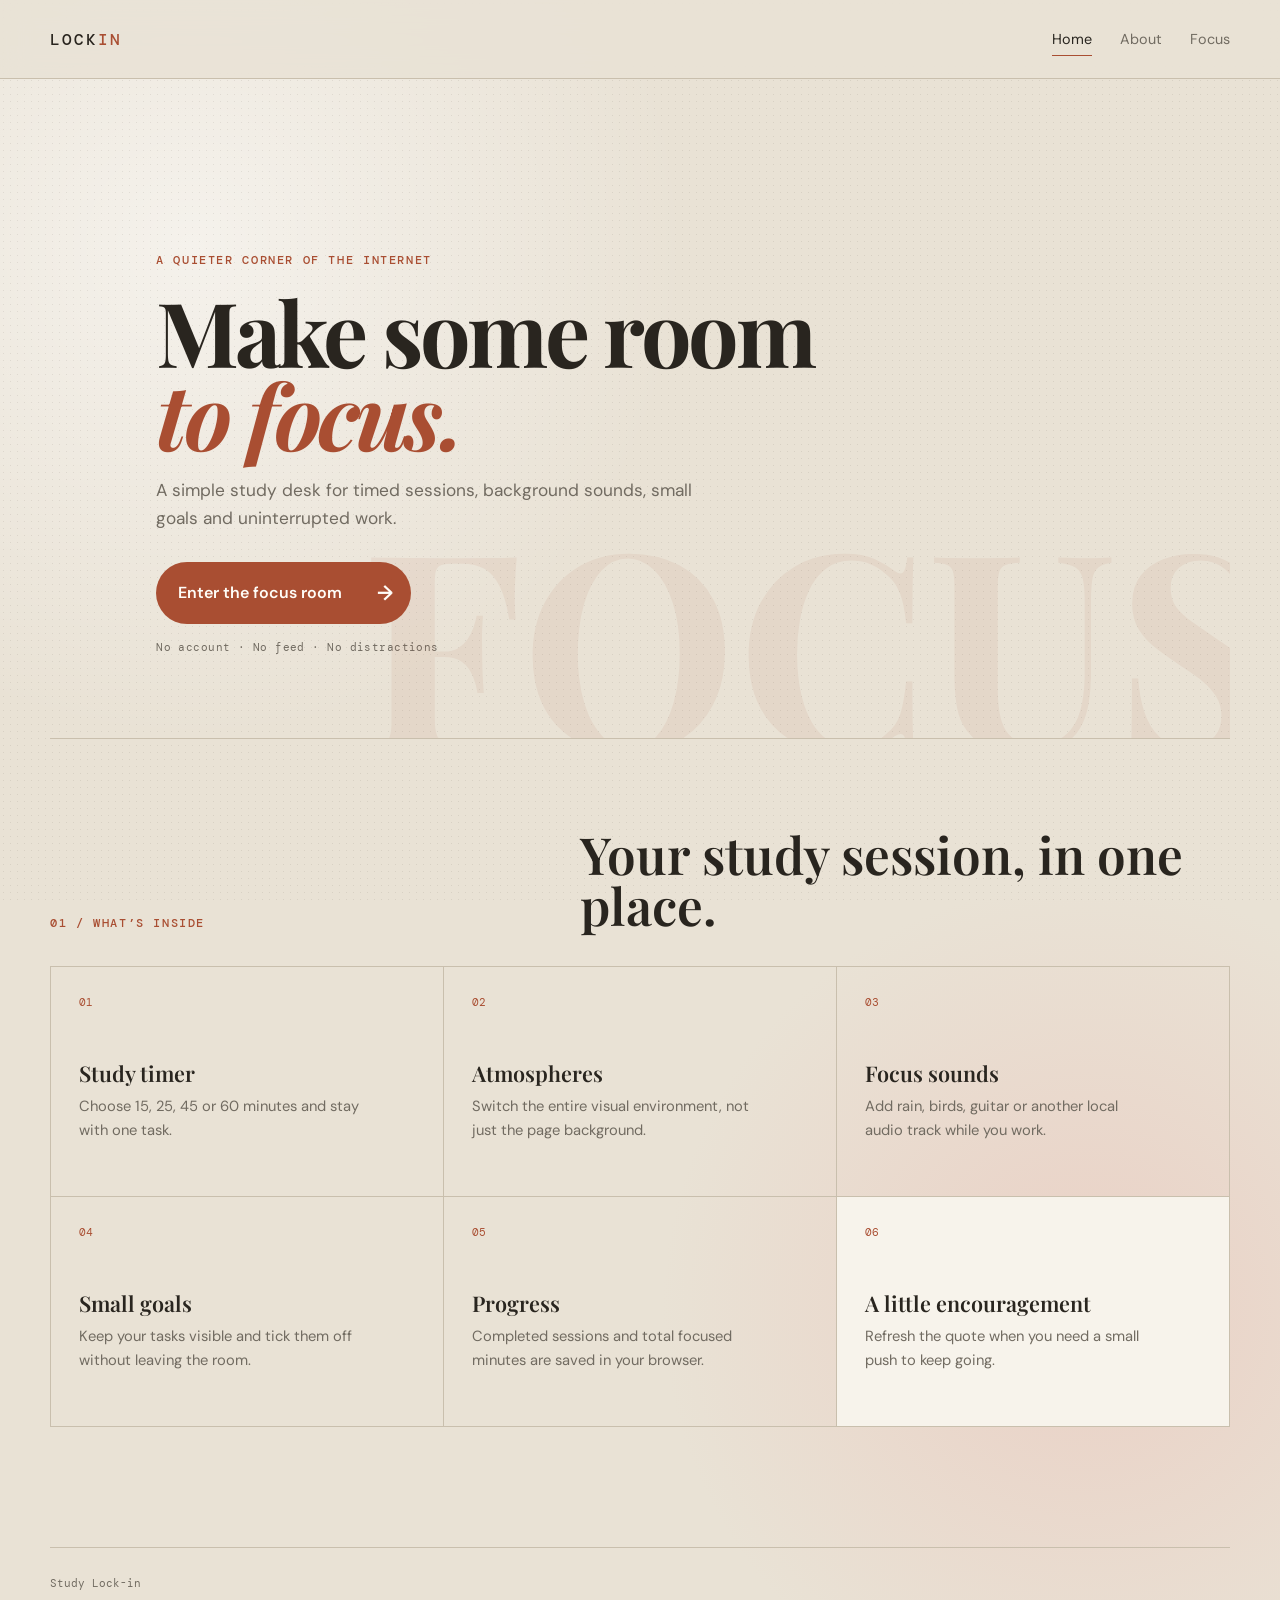
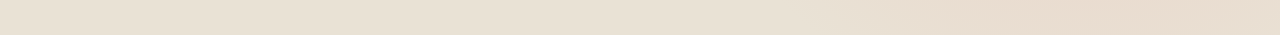
<file: index.html>
<!DOCTYPE html>
<html lang="en">
<head>
  <meta charset="UTF-8">
  <meta name="viewport" content="width=device-width, initial-scale=1.0">
  <meta name="description" content="Study Lock-in — a focused digital study space with a timer, sounds, themes, tasks and progress tracking.">
  <title>Study Lock-in — Home</title>
  <link rel="preconnect" href="https://fonts.googleapis.com">
  <link rel="preconnect" href="https://fonts.gstatic.com" crossorigin>
  <link href="https://fonts.googleapis.com/css2?family=DM+Mono:wght@400;500&family=DM+Sans:wght@400;500;600;700&family=Playfair+Display:wght@600;700&display=swap" rel="stylesheet">
  <link rel="stylesheet" href="styles.css">
</head>
<body data-theme="default">
  <nav class="site-nav">
    <div class="nav-container">
      <a class="logo" href="index.html">LOCK<span>IN</span></a>
      <ul class="nav-links">
        <li><a href="index.html" class="active">Home</a></li>
        <li><a href="about.html">About</a></li>
        <li><a href="focus.html">Focus</a></li>
      </ul>
    </div>
  </nav>

  <main class="home-main">
    <section class="hero-section">
      <div class="eyebrow">A quieter corner of the internet</div>
      <h1>Make some room<br><em>to focus.</em></h1>
      <p class="description">
        A simple study desk for timed sessions, background sounds, small goals and uninterrupted work.
      </p>
      <a href="focus.html" class="cta-button">Enter the focus room <span>→</span></a>
      <div class="hero-note">No account · No feed · No distractions</div>
    </section>

    <section class="features-section">
      <div class="section-heading">
        <span class="section-kicker">01 / What’s inside</span>
        <h2>Your study session, in one place.</h2>
      </div>
      <div class="features-grid">
        <article class="feature-card">
          <span class="feature-number">01</span>
          <h3>Study timer</h3>
          <p>Choose 15, 25, 45 or 60 minutes and stay with one task.</p>
        </article>
        <article class="feature-card">
          <span class="feature-number">02</span>
          <h3>Atmospheres</h3>
          <p>Switch the entire visual environment, not just the page background.</p>
        </article>
        <article class="feature-card">
          <span class="feature-number">03</span>
          <h3>Focus sounds</h3>
          <p>Add rain, birds, guitar or another local audio track while you work.</p>
        </article>
        <article class="feature-card">
          <span class="feature-number">04</span>
          <h3>Small goals</h3>
          <p>Keep your tasks visible and tick them off without leaving the room.</p>
        </article>
        <article class="feature-card">
          <span class="feature-number">05</span>
          <h3>Progress</h3>
          <p>Completed sessions and total focused minutes are saved in your browser.</p>
        </article>
        <article class="feature-card accent-card">
          <span class="feature-number">06</span>
          <h3>A little encouragement</h3>
          <p>Refresh the quote when you need a small push to keep going.</p>
        </article>
      </div>
    </section>
  </main>
  <footer>
    <p>Study Lock-in </p>
  </footer>
</body>
</html>
</file>
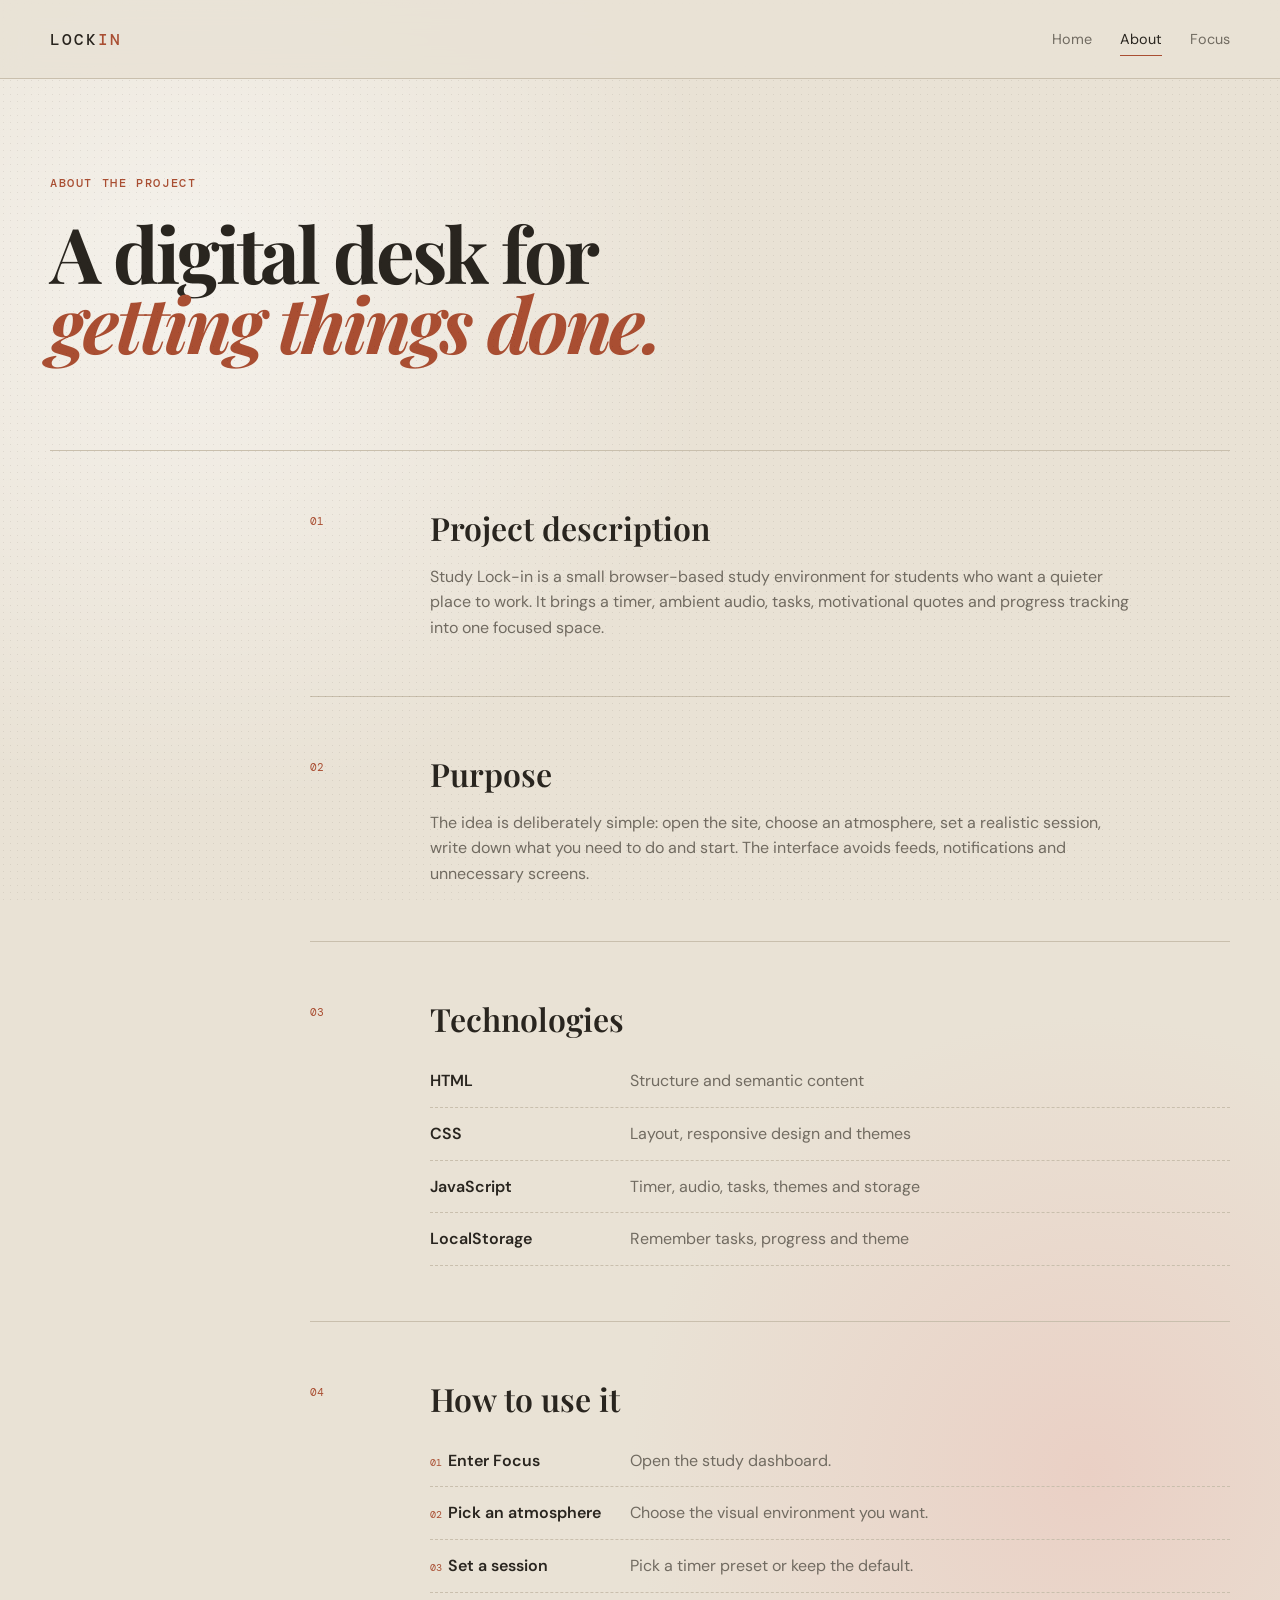
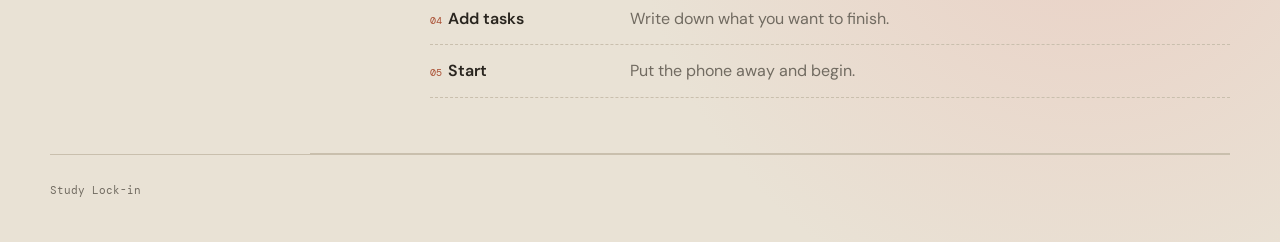
<file: about.html>
<!DOCTYPE html>
<html lang="en">
<head>
  <meta charset="UTF-8">
  <meta name="viewport" content="width=device-width, initial-scale=1.0">
  <meta name="description" content="About Study Lock-in.">
  <title>Study Lock-in — About</title>
  <link rel="preconnect" href="https://fonts.googleapis.com">
  <link rel="preconnect" href="https://fonts.gstatic.com" crossorigin>
  <link href="https://fonts.googleapis.com/css2?family=DM+Mono:wght@400;500&family=DM+Sans:wght@400;500;600;700&family=Playfair+Display:wght@600;700&display=swap" rel="stylesheet">
  <link rel="stylesheet" href="styles.css">
</head>
<body data-theme="default">
  <nav class="site-nav">
    <div class="nav-container">
      <a class="logo" href="index.html">LOCK<span>IN</span></a>
      <ul class="nav-links">
        <li><a href="index.html">Home</a></li>
        <li><a href="about.html" class="active">About</a></li>
        <li><a href="focus.html">Focus</a></li>
      </ul>
    </div>
  </nav>

  <main class="about-main">
    <div class="page-intro">
      <span class="section-kicker">About the project</span>
      <h1>A digital desk for<br><em>getting things done.</em></h1>
    </div>

    <div class="about-layout">
      <section class="about-section">
        <span class="section-number">01</span>
        <div>
          <h2>Project description</h2>
          <p>
            Study Lock-in is a small browser-based study environment for students
            who want a quieter place to work. It brings a timer, ambient audio,
            tasks, motivational quotes and progress tracking into one focused space.
          </p>
        </div>
      </section>

      <section class="about-section">
        <span class="section-number">02</span>
        <div>
          <h2>Purpose</h2>
          <p>
            The idea is deliberately simple: open the site, choose an atmosphere,
            set a realistic session, write down what you need to do and start.
            The interface avoids feeds, notifications and unnecessary screens.
          </p>
        </div>
      </section>

      <section class="about-section">
        <span class="section-number">03</span>
        <div>
          <h2>Technologies</h2>
          <ul class="clean-list">
            <li><strong>HTML</strong><span>Structure and semantic content</span></li>
            <li><strong>CSS</strong><span>Layout, responsive design and themes</span></li>
            <li><strong>JavaScript</strong><span>Timer, audio, tasks, themes and storage</span></li>
            <li><strong>LocalStorage</strong><span>Remember tasks, progress and theme</span></li>
          </ul>
        </div>
      </section>

      <section class="about-section">
        <span class="section-number">04</span>
        <div>
          <h2>How to use it</h2>
          <ol class="clean-list numbered">
            <li><strong>Enter Focus</strong><span>Open the study dashboard.</span></li>
            <li><strong>Pick an atmosphere</strong><span>Choose the visual environment you want.</span></li>
            <li><strong>Set a session</strong><span>Pick a timer preset or keep the default.</span></li>
            <li><strong>Add tasks</strong><span>Write down what you want to finish.</span></li>
            <li><strong>Start</strong><span>Put the phone away and begin.</span></li>
          </ol>
        </div>
      </section>
    </div>
  </main>

  <footer>
    <p>Study Lock-in </p>
  </footer>
</body>
</html>
</file>
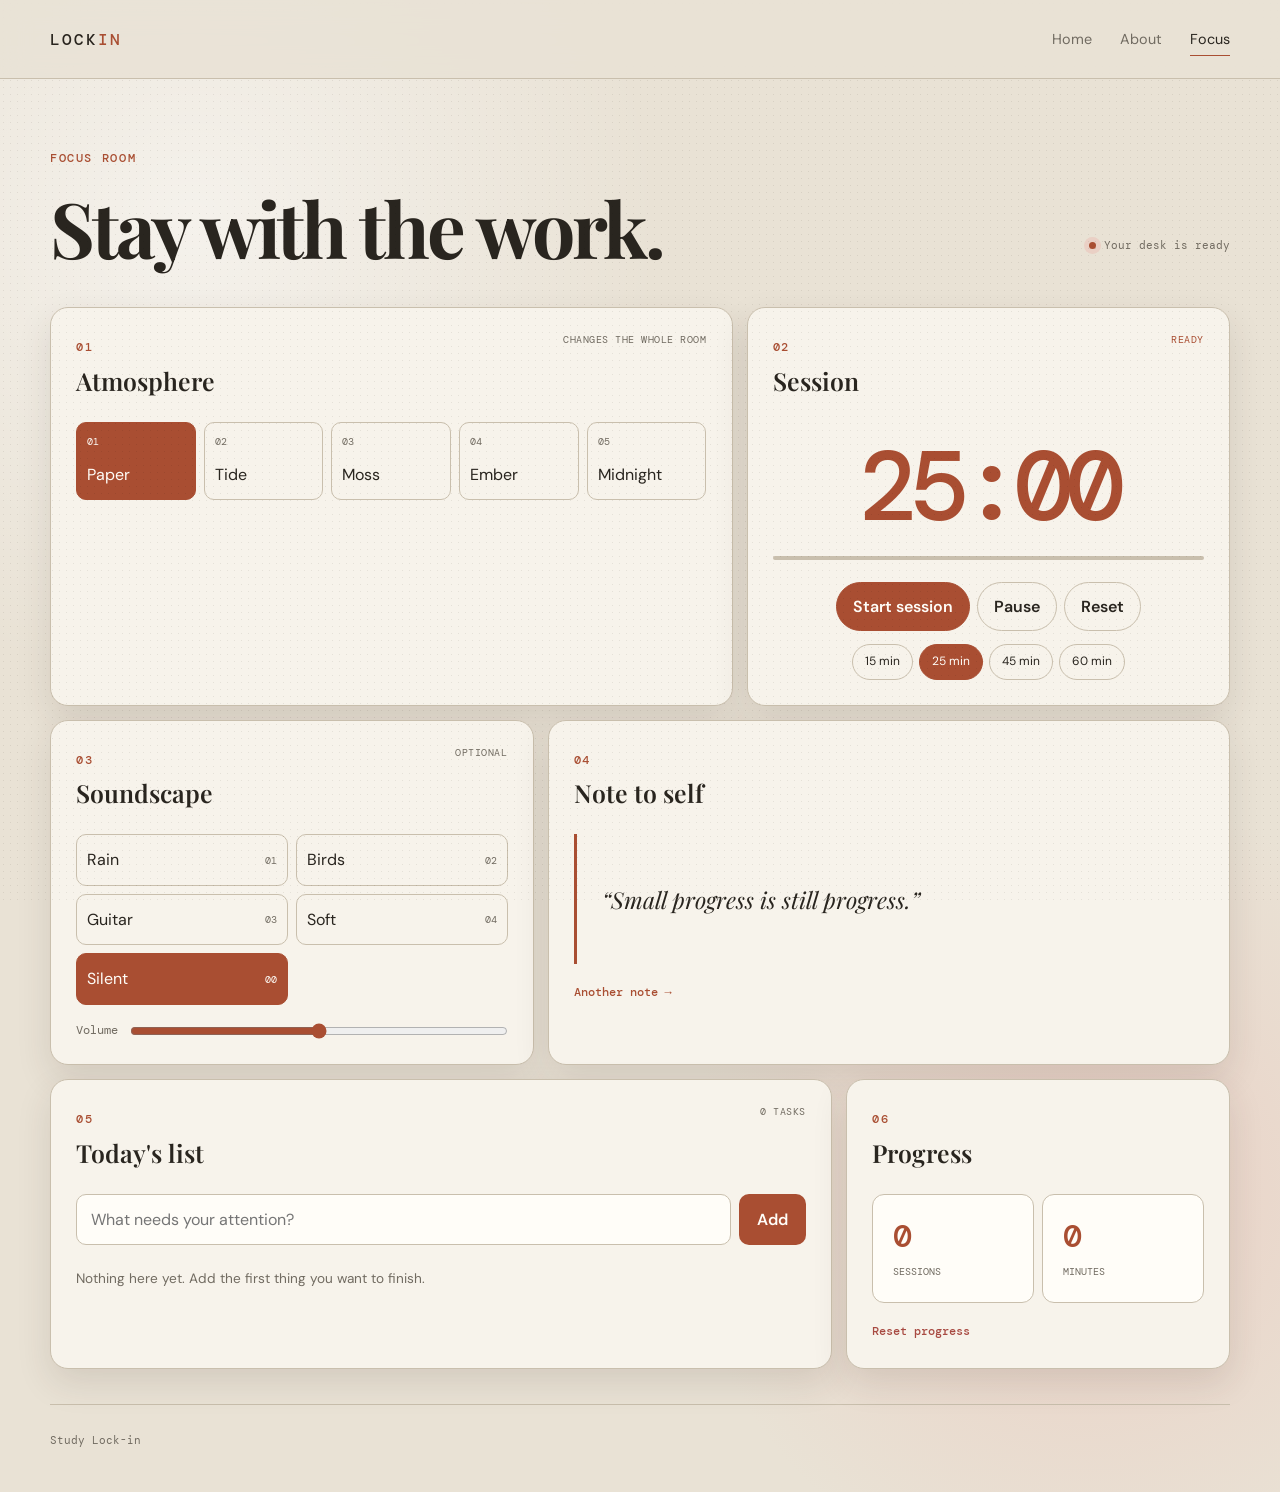
<file: focus.html>
<!DOCTYPE html>
<html lang="en">
<head>
  <meta charset="UTF-8">
  <meta name="viewport" content="width=device-width, initial-scale=1.0">
  <meta name="description" content="Study Lock-in focus room.">
  <title>Study Lock-in — Focus</title>
  <link rel="preconnect" href="https://fonts.googleapis.com">
  <link rel="preconnect" href="https://fonts.gstatic.com" crossorigin>
  <link href="https://fonts.googleapis.com/css2?family=DM+Mono:wght@400;500&family=DM+Sans:wght@400;500;600;700&family=Playfair+Display:wght@600;700&display=swap" rel="stylesheet">
  <link rel="stylesheet" href="styles.css">
</head>
<body id="focus-body" data-theme="default">
  <nav class="site-nav">
    <div class="nav-container">
      <a class="logo" href="index.html">LOCK<span>IN</span></a>
      <ul class="nav-links">
        <li><a href="index.html">Home</a></li>
        <li><a href="about.html">About</a></li>
        <li><a href="focus.html" class="active">Focus</a></li>
      </ul>
    </div>
  </nav>

  <main class="focus-main">
    <div class="focus-header">
      <div>
        <span class="section-kicker">Focus room</span>
        <h1>Stay with the work.</h1>
      </div>
      <div class="live-indicator"><span></span> Your desk is ready</div>
    </div>

    <div class="dashboard-grid">
      <section class="panel atmosphere-panel">
        <div class="panel-heading">
          <div>
            <span class="panel-label">01</span>
            <h2>Atmosphere</h2>
          </div>
          <span class="panel-meta">changes the whole room</span>
        </div>
        <div class="theme-buttons">
          <button type="button" class="theme-btn active" data-theme="default"><span>01</span> Paper</button>
          <button type="button" class="theme-btn" data-theme="ocean"><span>02</span> Tide</button>
          <button type="button" class="theme-btn" data-theme="forest"><span>03</span> Moss</button>
          <button type="button" class="theme-btn" data-theme="sunset"><span>04</span> Ember</button>
          <button type="button" class="theme-btn" data-theme="dark"><span>05</span> Midnight</button>
        </div>
      </section>

      <section class="panel timer-panel">
        <div class="panel-heading">
          <div>
            <span class="panel-label">02</span>
            <h2>Session</h2>
          </div>
          <span class="session-status" id="session-status">Ready</span>
        </div>
        <div class="timer-display" id="timer-display" aria-live="polite">25:00</div>
        <div class="timer-progress"><span id="timer-progress-bar"></span></div>
        <div class="timer-controls">
          <button type="button" class="timer-btn primary" id="start-btn">Start session</button>
          <button type="button" class="timer-btn secondary" id="pause-btn">Pause</button>
          <button type="button" class="timer-btn secondary" id="reset-btn">Reset</button>
        </div>
        <div class="timer-presets" aria-label="Timer presets">
          <button type="button" class="preset-btn" data-minutes="15">15 min</button>
          <button type="button" class="preset-btn active" data-minutes="25">25 min</button>
          <button type="button" class="preset-btn" data-minutes="45">45 min</button>
          <button type="button" class="preset-btn" data-minutes="60">60 min</button>
        </div>
      </section>

      <section class="panel sound-panel">
        <div class="panel-heading">
          <div>
            <span class="panel-label">03</span>
            <h2>Soundscape</h2>
          </div>
          <span class="panel-meta">optional</span>
        </div>
        <div class="sound-controls">
          <button type="button" class="sound-btn" data-sound="rain">Rain <small>01</small></button>
          <button type="button" class="sound-btn" data-sound="birds">Birds <small>02</small></button>
          <button type="button" class="sound-btn" data-sound="guitar">Guitar <small>03</small></button>
          <button type="button" class="sound-btn" data-sound="soft">Soft <small>04</small></button>
          <button type="button" class="sound-btn active" data-sound="none">Silent <small>00</small></button>
        </div>
        <div class="volume-row">
          <label for="volume-control">Volume</label>
          <input id="volume-control" type="range" min="0" max="1" step="0.05" value="0.5">
        </div>
        <audio id="background-audio" loop preload="none"></audio>
      </section>

      <section class="panel quote-panel">
        <div class="panel-heading">
          <div>
            <span class="panel-label">04</span>
            <h2>Note to self</h2>
          </div>
        </div>
        <blockquote class="quote-display" id="quote-display">
          “Small progress is still progress.”
        </blockquote>
        <button type="button" class="text-btn" id="new-quote-btn">Another note →</button>
      </section>

      <section class="panel task-panel">
        <div class="panel-heading">
          <div>
            <span class="panel-label">05</span>
            <h2>Today's list</h2>
          </div>
          <span class="panel-meta" id="task-count">0 tasks</span>
        </div>
        <form class="task-input" id="task-form">
          <input type="text" id="task-input" placeholder="What needs your attention?" maxlength="120" autocomplete="off">
          <button type="submit" class="add-task-btn">Add</button>
        </form>
        <ul class="task-list" id="task-list"></ul>
      </section>

      <section class="panel progress-section">
        <div class="panel-heading">
          <div>
            <span class="panel-label">06</span>
            <h2>Progress</h2>
          </div>
        </div>
        <div class="progress-stats">
          <div><span id="sessions-count">0</span><small>sessions</small></div>
          <div><span id="total-time">0</span><small>minutes</small></div>
        </div>
        <button type="button" class="text-btn danger" id="reset-progress-btn">Reset progress</button>
      </section>
    </div>
  </main>

  <div class="modal" id="quote-modal" role="dialog" aria-modal="true" aria-labelledby="modal-title" hidden>
    <div class="modal-content">
      <button type="button" class="close-modal" id="close-modal-x" aria-label="Close">×</button>
      <span class="section-kicker">Session complete</span>
      <h2 id="modal-title">You showed up. That counts.</h2>
      <p class="modal-quote" id="modal-quote"></p>
      <button type="button" class="modal-btn" id="close-modal-btn">Back to the desk</button>
    </div>
  </div>

  <footer>
    <p>Study Lock-in</p>
  </footer>

  <script src="script.js"></script>
</body>
</html>
</file>
<file: styles.css>
@import url('https://fonts.googleapis.com/css2?family=DM+Mono:wght@400;500&family=DM+Sans:wght@400;500;600;700&family=Playfair+Display:wght@600;700&display=swap');

:root {
  --bg: #e9e2d5;
  --bg-deep: #d9cfbe;
  --surface: #f7f3eb;
  --surface-strong: #fffdf8;
  --text: #29251f;
  --muted: #716b61;
  --line: #c9bfad;
  --accent: #a94e32;
  --accent-strong: #813721;
  --accent-soft: #ead0c5;
  --shadow: rgba(55, 43, 29, 0.12);
  --display-font: "Playfair Display", Georgia, serif;
  --body-font: "DM Sans", Arial, sans-serif;
  --mono-font: "DM Mono", monospace;
  --radius: 18px;
}

* { margin: 0; padding: 0; box-sizing: border-box; }

html { scroll-behavior: smooth; }

body {
  min-height: 100vh;
  color: var(--text);
  background:
    radial-gradient(circle at 15% 15%, rgba(255,255,255,.55), transparent 28%),
    radial-gradient(circle at 85% 80%, var(--accent-soft), transparent 25%),
    var(--bg);
  font-family: var(--body-font);
  line-height: 1.6;
  transition: background .55s ease, color .35s ease;
  position: relative;
}

body::before {
  content: "";
  position: fixed;
  inset: 0;
  pointer-events: none;
  opacity: .24;
  background-image: radial-gradient(rgba(40,30,20,.35) .6px, transparent .6px);
  background-size: 7px 7px;
  mix-blend-mode: multiply;
}

body[data-theme="ocean"] {
  --bg: #cbd9d8;
  --bg-deep: #a8c0c1;
  --surface: #e8f0ed;
  --surface-strong: #f5faf7;
  --text: #183538;
  --muted: #557073;
  --line: #9eb5b5;
  --accent: #176d72;
  --accent-strong: #0d5054;
  --accent-soft: #bdd5d1;
}

body[data-theme="forest"] {
  --bg: #cbd1b7;
  --bg-deep: #aab493;
  --surface: #e8eadb;
  --surface-strong: #f4f5e9;
  --text: #293322;
  --muted: #647052;
  --line: #abb59a;
  --accent: #486b3f;
  --accent-strong: #34532e;
  --accent-soft: #ccd6ba;
}

body[data-theme="sunset"] {
  --bg: #e1b7a0;
  --bg-deep: #c77e67;
  --surface: #f7e5d9;
  --surface-strong: #fff4e9;
  --text: #432c2a;
  --muted: #805e54;
  --line: #d3a291;
  --accent: #b14e3b;
  --accent-strong: #873627;
  --accent-soft: #edc0aa;
}

body[data-theme="dark"] {
  --bg: #17191b;
  --bg-deep: #0d0f10;
  --surface: #222629;
  --surface-strong: #292e31;
  --text: #f1eee5;
  --muted: #a5a8a2;
  --line: #3d4548;
  --accent: #d6a06b;
  --accent-strong: #e2b27e;
  --accent-soft: #3b3027;
  --shadow: rgba(0,0,0,.35);
}

body[data-theme="dark"]::before { opacity: .08; }

a { color: inherit; }

button, input { font: inherit; }

button { cursor: pointer; }

.site-nav {
  position: sticky;
  top: 0;
  z-index: 100;
  background: color-mix(in srgb, var(--bg) 88%, transparent);
  backdrop-filter: blur(14px);
  border-bottom: 1px solid var(--line);
}

.nav-container {
  width: min(1180px, calc(100% - 48px));
  margin: auto;
  min-height: 78px;
  display: flex;
  justify-content: space-between;
  align-items: center;
}

.logo {
  text-decoration: none;
  font: 500 1rem var(--mono-font);
  letter-spacing: .13em;
}

.logo span { color: var(--accent); }

.nav-links {
  list-style: none;
  display: flex;
  gap: 28px;
}

.nav-links a {
  text-decoration: none;
  color: var(--muted);
  font-size: .9rem;
  position: relative;
  padding: 8px 0;
}

.nav-links a::after {
  content: "";
  position: absolute;
  left: 0;
  bottom: 0;
  width: 0;
  height: 1px;
  background: var(--accent);
  transition: width .25s ease;
}

.nav-links a:hover,
.nav-links a.active { color: var(--text); }

.nav-links a:hover::after,
.nav-links a.active::after { width: 100%; }

main {
  width: min(1180px, calc(100% - 48px));
  margin: 0 auto;
}

.home-main { padding: 90px 0 30px; }

.hero-section {
  min-height: 570px;
  display: flex;
  flex-direction: column;
  justify-content: center;
  padding: 70px 9%;
  border-bottom: 1px solid var(--line);
  position: relative;
  overflow: hidden;
}

.hero-section::after {
  content: "FOCUS";
  position: absolute;
  right: -45px;
  bottom: -80px;
  font: 700 clamp(8rem, 22vw, 17rem) var(--display-font);
  color: var(--accent);
  opacity: .07;
  pointer-events: none;
}

.eyebrow, .section-kicker, .panel-label {
  font: 500 .72rem var(--mono-font);
  text-transform: uppercase;
  letter-spacing: .14em;
  color: var(--accent);
}

.hero-section h1,
.page-intro h1,
.focus-header h1 {
  font: 700 clamp(3.3rem, 7vw, 6.8rem)/.92 var(--display-font);
  letter-spacing: -.04em;
  margin: 22px 0;
  max-width: 850px;
}

.hero-section h1 em,
.page-intro h1 em { color: var(--accent); font-style: italic; }

.description {
  color: var(--muted);
  max-width: 560px;
  font-size: 1.08rem;
  margin-bottom: 30px;
}

.cta-button {
  width: fit-content;
  display: inline-flex;
  gap: 35px;
  align-items: center;
  text-decoration: none;
  color: var(--surface-strong);
  background: var(--accent);
  padding: 14px 18px 14px 22px;
  border-radius: 999px;
  font-weight: 600;
  transition: transform .2s, background .2s;
}

.cta-button span { font-size: 1.3rem; }
.cta-button:hover { transform: translateY(-2px); background: var(--accent-strong); }

.hero-note {
  margin-top: 16px;
  font: .68rem var(--mono-font);
  color: var(--muted);
  letter-spacing: .04em;
}

.features-section { padding: 90px 0; }

.section-heading {
  display: flex;
  justify-content: space-between;
  gap: 30px;
  align-items: end;
  margin-bottom: 35px;
}

.section-heading h2 {
  font: 600 clamp(2rem, 4vw, 3.4rem)/1 var(--display-font);
  max-width: 650px;
}

.features-grid {
  display: grid;
  grid-template-columns: repeat(3, 1fr);
  border-top: 1px solid var(--line);
  border-left: 1px solid var(--line);
}

.feature-card {
  min-height: 230px;
  padding: 28px;
  border-right: 1px solid var(--line);
  border-bottom: 1px solid var(--line);
  transition: background .25s, transform .25s;
}

.feature-card:hover { background: color-mix(in srgb, var(--surface) 70%, var(--accent-soft)); }

.feature-number {
  display: block;
  font: .68rem var(--mono-font);
  color: var(--accent);
  margin-bottom: 50px;
}

.feature-card h3 {
  font: 600 1.35rem var(--display-font);
  margin-bottom: 8px;
}

.feature-card p { color: var(--muted); font-size: .92rem; max-width: 280px; }

.accent-card { background: var(--surface); }

footer {
  width: min(1180px, calc(100% - 48px));
  margin: 0 auto;
  padding: 28px 0 45px;
  color: var(--muted);
  font: .68rem var(--mono-font);
  border-top: 1px solid var(--line);
}

.page-intro { padding: 90px 0 70px; border-bottom: 1px solid var(--line); }

.page-intro h1 { font-size: clamp(3rem, 6vw, 5.8rem); }

.about-layout { max-width: 920px; margin-left: auto; }

.about-section {
  display: grid;
  grid-template-columns: 90px 1fr;
  gap: 30px;
  padding: 55px 0;
  border-bottom: 1px solid var(--line);
}

.section-number {
  font: .7rem var(--mono-font);
  color: var(--accent);
  padding-top: 8px;
}

.about-section h2 {
  font: 600 2rem var(--display-font);
  margin-bottom: 15px;
}

.about-section p { color: var(--muted); max-width: 700px; }

.clean-list { list-style: none; }

.clean-list li {
  display: grid;
  grid-template-columns: 180px 1fr;
  gap: 20px;
  padding: 13px 0;
  border-bottom: 1px dashed var(--line);
}

.clean-list li strong { font-weight: 600; }
.clean-list li span { color: var(--muted); }

.numbered { counter-reset: item; }
.numbered li { counter-increment: item; }
.numbered li strong::before {
  content: counter(item, decimal-leading-zero) "  ";
  color: var(--accent);
  font: .65rem var(--mono-font);
}

.focus-main { padding: 65px 0 35px; }

.focus-header {
  display: flex;
  justify-content: space-between;
  align-items: end;
  gap: 30px;
  padding-bottom: 45px;
}

.focus-header h1 { font-size: clamp(3rem, 6vw, 5.5rem); margin-bottom: 0; }

.live-indicator {
  display: flex;
  align-items: center;
  gap: 8px;
  color: var(--muted);
  font: .7rem var(--mono-font);
  padding-bottom: 10px;
}

.live-indicator span {
  width: 7px;
  height: 7px;
  border-radius: 50%;
  background: var(--accent);
  box-shadow: 0 0 0 5px var(--accent-soft);
}

.dashboard-grid {
  display: grid;
  grid-template-columns: repeat(12, 1fr);
  gap: 14px;
}

.panel {
  background: var(--surface);
  border: 1px solid var(--line);
  border-radius: var(--radius);
  padding: 25px;
  box-shadow: 0 14px 35px var(--shadow);
  transition: background .45s, border-color .45s, color .35s;
}

.atmosphere-panel { grid-column: span 7; }
.timer-panel { grid-column: span 5; }
.sound-panel { grid-column: span 5; }
.quote-panel { grid-column: span 7; }
.task-panel { grid-column: span 8; }
.progress-section { grid-column: span 4; }

.panel-heading {
  display: flex;
  justify-content: space-between;
  align-items: start;
  gap: 20px;
  margin-bottom: 25px;
}

.panel-heading h2 {
  font: 600 1.55rem var(--display-font);
  margin-top: 5px;
}

.panel-meta, .session-status {
  color: var(--muted);
  font: .65rem var(--mono-font);
  text-transform: uppercase;
  letter-spacing: .05em;
}

.session-status { color: var(--accent); }

.theme-buttons {
  display: grid;
  grid-template-columns: repeat(5, 1fr);
  gap: 8px;
}

.theme-btn, .sound-btn, .preset-btn {
  border: 1px solid var(--line);
  background: transparent;
  color: var(--text);
  border-radius: 10px;
  padding: 12px 10px;
  transition: .2s ease;
}

.theme-btn {
  display: flex;
  flex-direction: column;
  align-items: flex-start;
  gap: 14px;
  text-align: left;
}

.theme-btn span, .sound-btn small {
  font: .62rem var(--mono-font);
  color: var(--muted);
}

.theme-btn:hover, .theme-btn.active,
.sound-btn:hover, .sound-btn.active,
.preset-btn:hover, .preset-btn.active {
  color: var(--surface-strong);
  background: var(--accent);
  border-color: var(--accent);
}

.theme-btn.active span, .sound-btn.active small { color: var(--surface-strong); }

.timer-panel { text-align: center; }

.timer-panel .panel-heading { text-align: left; }

.timer-display {
  font: 500 clamp(4rem, 8vw, 6.2rem) var(--mono-font);
  letter-spacing: -.07em;
  margin: 10px 0 5px;
  color: var(--accent);
}

.timer-progress {
  height: 4px;
  background: var(--line);
  border-radius: 999px;
  overflow: hidden;
  margin: 0 auto 22px;
}

.timer-progress span {
  display: block;
  width: 0;
  height: 100%;
  background: var(--accent);
  transition: width .5s linear;
}

.timer-controls { display: flex; justify-content: center; gap: 7px; }

.timer-btn {
  border: 1px solid var(--line);
  padding: 11px 16px;
  border-radius: 999px;
  background: transparent;
  color: var(--text);
  font-weight: 600;
}

.timer-btn.primary { background: var(--accent); border-color: var(--accent); color: var(--surface-strong); }
.timer-btn:hover { transform: translateY(-1px); }
.timer-btn:disabled { opacity: .5; cursor: not-allowed; transform: none; }

.timer-presets {
  display: flex;
  justify-content: center;
  gap: 6px;
  flex-wrap: wrap;
  margin-top: 13px;
}

.preset-btn { border-radius: 999px; padding: 7px 12px; font-size: .75rem; }

.sound-controls { display: grid; grid-template-columns: 1fr 1fr; gap: 8px; }

.sound-btn { display: flex; justify-content: space-between; align-items: center; }

.volume-row {
  display: flex;
  align-items: center;
  gap: 12px;
  margin-top: 18px;
  font: .72rem var(--mono-font);
  color: var(--muted);
}

.volume-row input { flex: 1; accent-color: var(--accent); }

.audio-note { color: var(--muted); font-size: .72rem; margin-top: 12px; }
code { font-family: var(--mono-font); color: var(--accent); }

.quote-display {
  min-height: 130px;
  display: flex;
  align-items: center;
  font: italic 1.45rem/1.35 var(--display-font);
  color: var(--text);
  border-left: 3px solid var(--accent);
  padding: 10px 25px;
}

.text-btn {
  border: 0;
  background: transparent;
  color: var(--accent);
  font: 500 .75rem var(--mono-font);
  padding: 0;
  margin-top: 20px;
}

.text-btn:hover { text-decoration: underline; }
.text-btn.danger { color: #a84a42; }

.task-input { display: flex; gap: 8px; }

#task-input {
  min-width: 0;
  flex: 1;
  border: 1px solid var(--line);
  border-radius: 10px;
  background: var(--surface-strong);
  color: var(--text);
  padding: 12px 14px;
  outline: none;
}

#task-input:focus { border-color: var(--accent); box-shadow: 0 0 0 3px var(--accent-soft); }

.add-task-btn, .modal-btn {
  border: 0;
  border-radius: 10px;
  background: var(--accent);
  color: var(--surface-strong);
  padding: 12px 18px;
  font-weight: 600;
}

.task-list { list-style: none; margin-top: 13px; }

.task-item {
  display: flex;
  align-items: center;
  gap: 12px;
  padding: 11px 0;
  border-bottom: 1px dashed var(--line);
}

.task-check {
  width: 19px;
  height: 19px;
  flex: 0 0 auto;
  border: 1px solid var(--line);
  border-radius: 50%;
  background: transparent;
}

.task-item.completed .task-check { background: var(--accent); border-color: var(--accent); }
.task-text { flex: 1; overflow-wrap: anywhere; }
.task-item.completed .task-text { color: var(--muted); text-decoration: line-through; }

.delete-task {
  border: 0;
  background: transparent;
  color: var(--muted);
  font: .65rem var(--mono-font);
}

.delete-task:hover { color: #a84a42; }

.empty-task {
  color: var(--muted);
  font-size: .85rem;
  padding: 10px 0;
}

.progress-stats { display: grid; grid-template-columns: 1fr 1fr; gap: 8px; }

.progress-stats div {
  background: var(--surface-strong);
  border: 1px solid var(--line);
  border-radius: 12px;
  padding: 20px;
}

.progress-stats span {
  display: block;
  font: 500 2rem var(--mono-font);
  color: var(--accent);
}

.progress-stats small {
  color: var(--muted);
  font: .65rem var(--mono-font);
  text-transform: uppercase;
}

.modal[hidden] { display: none; }

.modal {
  position: fixed;
  inset: 0;
  z-index: 1000;
  display: grid;
  place-items: center;
  padding: 20px;
  background: rgba(20,18,15,.55);
  backdrop-filter: blur(8px);
}

.modal-content {
  width: min(500px, 100%);
  background: var(--surface-strong);
  color: var(--text);
  border: 1px solid var(--line);
  border-radius: 22px;
  padding: 38px;
  position: relative;
  box-shadow: 0 25px 80px rgba(0,0,0,.25);
}

.modal-content h2 { font: 600 2.1rem var(--display-font); margin: 12px 0; }
.modal-quote { color: var(--muted); font: italic 1.1rem var(--display-font); margin: 20px 0 28px; }

.close-modal {
  position: absolute;
  right: 18px;
  top: 12px;
  border: 0;
  background: transparent;
  color: var(--muted);
  font-size: 2rem;
}

@media (max-width: 850px) {
  .features-grid { grid-template-columns: repeat(2, 1fr); }
  .dashboard-grid { grid-template-columns: 1fr; }
  .atmosphere-panel, .timer-panel, .sound-panel, .quote-panel, .task-panel, .progress-section { grid-column: auto; }
  .theme-buttons { grid-template-columns: repeat(3, 1fr); }
  .focus-header { align-items: start; flex-direction: column; }
}

@media (max-width: 600px) {
  .nav-container, main, footer { width: min(100% - 28px, 1180px); }
  .nav-container { min-height: 68px; }
  .nav-links { gap: 15px; }
  .home-main, .focus-main { padding-top: 45px; }
  .hero-section { padding: 50px 0; min-height: 520px; }
  .features-grid { grid-template-columns: 1fr; }
  .section-heading { display: block; }
  .section-heading h2 { margin-top: 12px; }
  .about-section { grid-template-columns: 1fr; gap: 8px; padding: 38px 0; }
  .clean-list li { grid-template-columns: 1fr; gap: 4px; }
  .theme-buttons { grid-template-columns: repeat(2, 1fr); }
  .timer-controls { flex-wrap: wrap; }
  .sound-controls { grid-template-columns: 1fr; }
  .task-input { flex-direction: column; }
}
</file>
